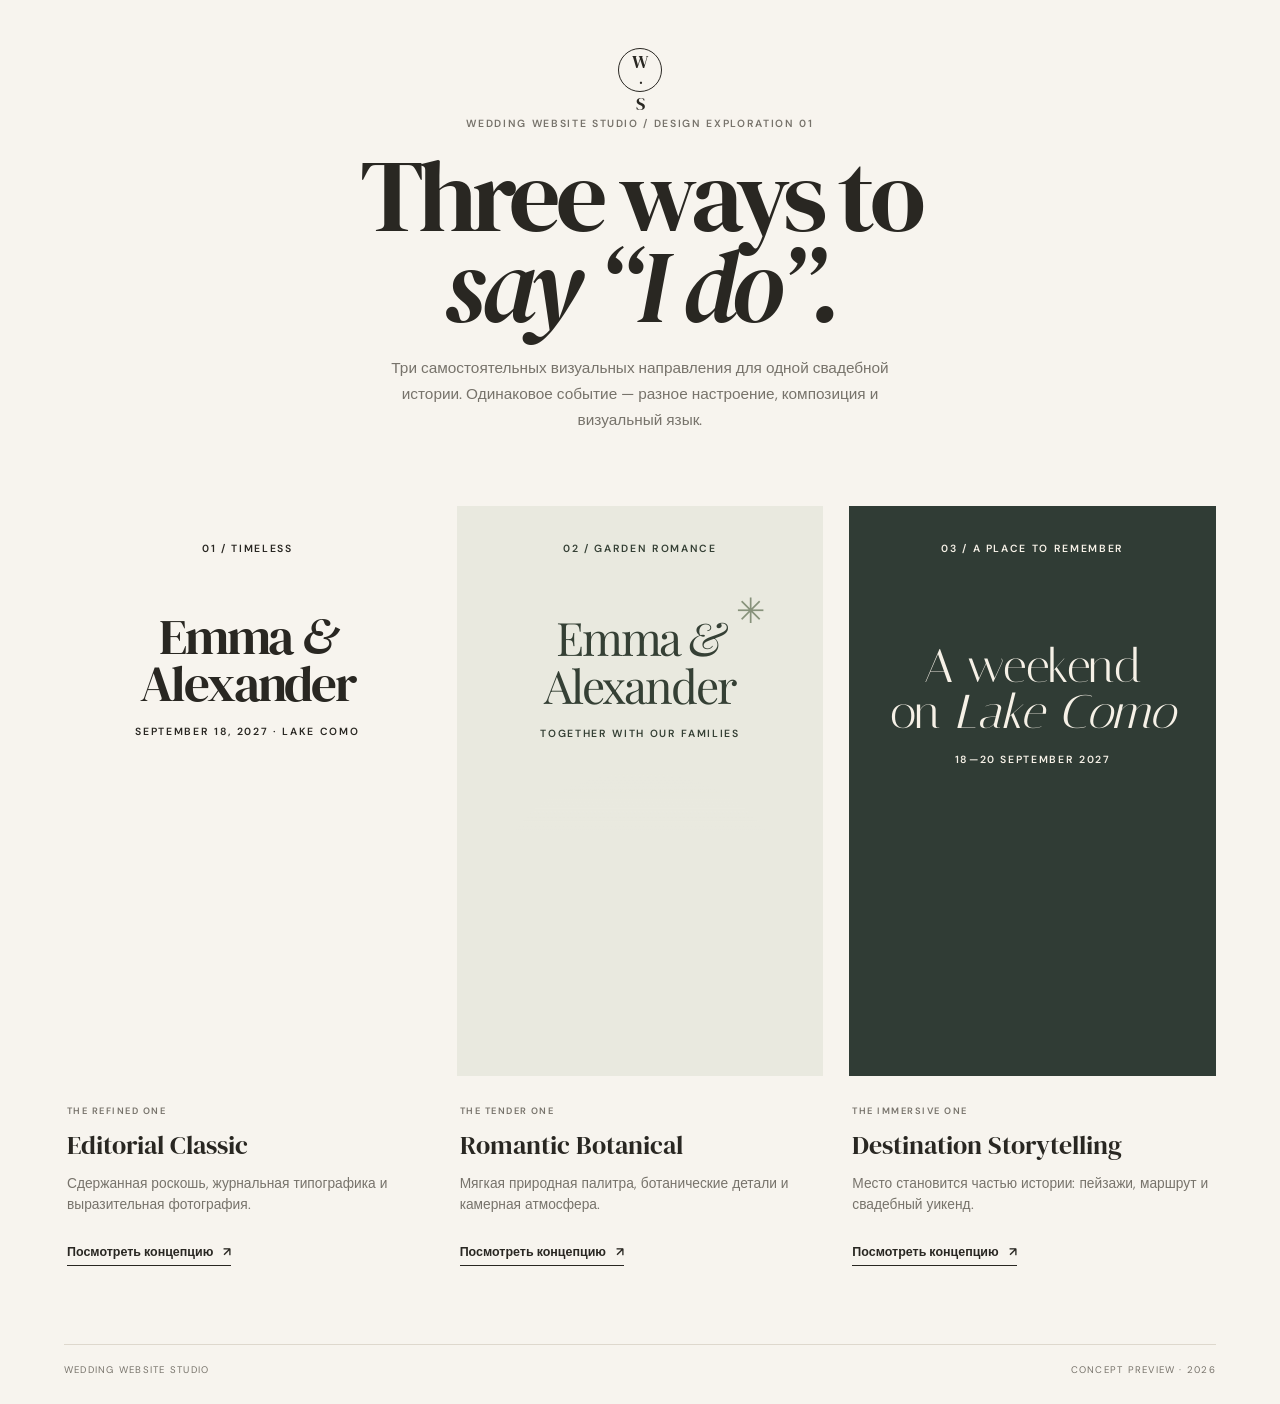
<file: index.html>
<!doctype html>
<html lang="ru">
<head>
  <meta charset="utf-8">
  <meta name="viewport" content="width=device-width, initial-scale=1">
  <meta name="description" content="Три оригинальных визуальных направления для свадебных сайтов Wedding Website Studio.">
  <title>Wedding Website Studio — Art Directions</title>
  <link rel="preconnect" href="https://fonts.googleapis.com">
  <link rel="preconnect" href="https://fonts.gstatic.com" crossorigin>
  <link href="https://fonts.googleapis.com/css2?family=DM+Sans:wght@400;500;600&family=DM+Serif+Display:ital@0;1&family=Italiana&family=Playfair+Display:ital,wght@0,400;0,500;1,400&display=swap" rel="stylesheet">
  <link rel="stylesheet" href="styles.css">
</head>
<body class="gallery-page">
  <main class="gallery-shell">
    <header class="gallery-header">
      <a class="studio-mark" href="https://github.com/MegaRostBLR1/Wedding-Website-Demos" aria-label="Wedding Website Studio">W<span>·</span>S</a>
      <p class="eyebrow">WEDDING WEBSITE STUDIO / DESIGN EXPLORATION 01</p>
      <h1>Three ways to<br><em>say “I do”.</em></h1>
      <p class="gallery-intro">Три самостоятельных визуальных направления для одной свадебной истории. Одинаковое событие — разное настроение, композиция и визуальный язык.</p>
    </header>

    <section class="direction-grid" aria-label="Визуальные направления">
      <article class="direction-card direction-card--editorial">
        <a class="direction-preview" href="editorial-classic.html" aria-label="Открыть Editorial Classic">
          <span class="preview-tag">01 / TIMELESS</span>
          <span class="preview-names">Emma <i>&</i><br>Alexander</span>
          <span class="preview-date">SEPTEMBER 18, 2027 · LAKE COMO</span>
          <span class="preview-image"></span>
        </a>
        <div class="direction-meta">
          <div><span class="eyebrow">THE REFINED ONE</span><h2>Editorial Classic</h2></div>
          <p>Сдержанная роскошь, журнальная типографика и выразительная фотография.</p>
          <a class="text-link" href="editorial-classic.html">Посмотреть концепцию <span aria-hidden="true">↗</span></a>
        </div>
      </article>

      <article class="direction-card direction-card--botanical">
        <a class="direction-preview" href="romantic-botanical.html" aria-label="Открыть Romantic Botanical">
          <span class="botanical-ornament" aria-hidden="true">✳</span>
          <span class="preview-tag">02 / GARDEN ROMANCE</span>
          <span class="preview-names">Emma <i>&</i> Alexander</span>
          <span class="preview-date">TOGETHER WITH OUR FAMILIES</span>
          <span class="preview-image"></span>
        </a>
        <div class="direction-meta">
          <div><span class="eyebrow">THE TENDER ONE</span><h2>Romantic Botanical</h2></div>
          <p>Мягкая природная палитра, ботанические детали и камерная атмосфера.</p>
          <a class="text-link" href="romantic-botanical.html">Посмотреть концепцию <span aria-hidden="true">↗</span></a>
        </div>
      </article>

      <article class="direction-card direction-card--destination">
        <a class="direction-preview" href="destination-storytelling.html" aria-label="Открыть Destination Storytelling">
          <span class="preview-tag">03 / A PLACE TO REMEMBER</span>
          <span class="preview-names">A weekend<br>on <i>Lake Como</i></span>
          <span class="preview-date">18—20 SEPTEMBER 2027</span>
          <span class="preview-image"></span>
        </a>
        <div class="direction-meta">
          <div><span class="eyebrow">THE IMMERSIVE ONE</span><h2>Destination Storytelling</h2></div>
          <p>Место становится частью истории: пейзажи, маршрут и свадебный уикенд.</p>
          <a class="text-link" href="destination-storytelling.html">Посмотреть концепцию <span aria-hidden="true">↗</span></a>
        </div>
      </article>
    </section>

    <footer class="gallery-footer">
      <span>WEDDING WEBSITE STUDIO</span>
      <span>CONCEPT PREVIEW · 2026</span>
    </footer>
  </main>
</body>
</html>
</file>
<file: styles.css>
:root{color-scheme:light;--ink:#292722;--muted:#77736b;--line:#ded8cd;--paper:#f7f4ee;--white:#fffdf9;--serif:"DM Serif Display",Georgia,serif;--sans:"DM Sans",Arial,sans-serif;--italiana:"Italiana",Georgia,serif;--playfair:"Playfair Display",Georgia,serif}
*{box-sizing:border-box}
html{scroll-behavior:smooth}
body{margin:0;font-family:var(--sans);color:var(--ink);background:var(--paper);-webkit-font-smoothing:antialiased}
a{color:inherit}
img{display:block;max-width:100%}
.eyebrow,.preview-tag,.preview-date,.site-nav,.meta-label{font-size:.65rem;letter-spacing:.16em;font-weight:600}
.gallery-shell{max-width:1440px;margin:auto;padding:48px clamp(22px,5vw,76px) 28px}
.gallery-header{max-width:760px;margin:0 auto 72px;text-align:center}
.studio-mark{display:inline-grid;place-items:center;width:44px;height:44px;border:1px solid currentColor;border-radius:50%;text-decoration:none;font:1.15rem var(--serif);letter-spacing:-.08em}
.studio-mark span{font-size:.7em}
.gallery-header>.eyebrow{margin:25px 0 20px;color:var(--muted)}
.gallery-header h1{margin:0;font:clamp(3.6rem,8vw,7.5rem)/.88 var(--serif);letter-spacing:-.055em}
.gallery-header h1 em{font-weight:400}
.gallery-intro{max-width:520px;margin:25px auto 0;color:var(--muted);font-size:.96rem;line-height:1.7}
.direction-grid{display:grid;grid-template-columns:repeat(3,minmax(0,1fr));gap:26px}
.direction-card{min-width:0}
.direction-preview{position:relative;display:flex;min-height:570px;overflow:hidden;flex-direction:column;align-items:center;justify-content:flex-start;text-align:center;text-decoration:none;padding:36px 22px 24px}
.direction-preview:focus-visible,.text-link:focus-visible,.site-nav a:focus-visible,.button:focus-visible{outline:3px solid currentColor;outline-offset:4px}
.preview-tag,.preview-date{position:relative;z-index:2}
.preview-names{position:relative;z-index:2;margin-top:58px;font:clamp(2.5rem,4vw,4.2rem)/.92 var(--serif);letter-spacing:-.045em}
.preview-names i{font-weight:400}
.preview-date{margin-top:18px}
.preview-image{position:absolute;inset:42% 0 0;background-size:cover;background-position:center;transition:transform .7s ease}
.direction-preview:hover .preview-image{transform:scale(1.035)}
.direction-card--editorial .direction-preview{background:#f7f4ee;color:#292722}
.direction-card--editorial .preview-image{background-image:linear-gradient(180deg,#f7f4ee 0%,transparent 24%),url("https://images.unsplash.com/photo-1519741497674-611481863552?auto=format&fit=crop&w=1000&q=85");background-position:center 45%}
.direction-card--botanical .direction-preview{background:#e9e9df;color:#354035}
.direction-card--botanical .preview-names{font:clamp(2.5rem,3.6vw,3.7rem)/1.05 var(--playfair)}
.direction-card--botanical .preview-image{inset:47% 9% 6%;border-radius:48% 48% 3px 3px;background-image:linear-gradient(180deg,#e9e9df 0%,transparent 22%),url("https://images.unsplash.com/photo-1519225421980-888cb8e9cbd3?auto=format&fit=crop&w=1000&q=85");background-position:center}
.botanical-ornament{position:absolute;top:82px;right:16%;font-size:2.2rem;color:#87927b}
.direction-card--destination .direction-preview{background:#303c35;color:#f6f1e7}
.direction-card--destination .preview-names{margin-top:88px;font:clamp(2.5rem,3.7vw,4rem)/.98 var(--italiana);letter-spacing:0}
.direction-card--destination .preview-image{inset:43% 0 0;background-image:linear-gradient(180deg,#303c35 0%,transparent 26%),url("https://images.unsplash.com/photo-1516483638261-f4dbaf036963?auto=format&fit=crop&w=1000&q=85");background-position:center 50%}
.direction-meta{padding:22px 3px 0}
.direction-meta .eyebrow{color:var(--muted);font-size:.58rem}
.direction-meta h2{font:1.65rem var(--serif);margin:8px 0 10px}
.direction-meta p{min-height:52px;color:var(--muted);font-size:.86rem;line-height:1.55;margin:0 0 15px}
.text-link{display:inline-flex;gap:10px;align-items:center;text-decoration:none;border-bottom:1px solid currentColor;padding-bottom:5px;font-size:.78rem;font-weight:600}
.gallery-footer{display:flex;justify-content:space-between;border-top:1px solid var(--line);margin-top:78px;padding-top:18px;color:var(--muted);font-size:.6rem;letter-spacing:.13em}
.demo-page{--page-bg:#f7f4ee;--page-ink:#25231f;--page-muted:#77736b;--page-accent:#a58c68;--page-line:#ded8cd;--page-serif:var(--serif);--page-sans:var(--sans);background:var(--page-bg);color:var(--page-ink)}
.demo-page.botanical{--page-bg:#f6f3ec;--page-ink:#34352f;--page-muted:#77786d;--page-accent:#87927b;--page-line:#e1ddd2;--page-serif:var(--playfair)}
.demo-page.destination{--page-bg:#f3f0e8;--page-ink:#292b27;--page-muted:#74756d;--page-accent:#667766;--page-line:#d9d5ca;--page-serif:var(--italiana)}
.demo-shell{max-width:1440px;margin:auto;overflow:hidden;background:var(--page-bg)}
.demo-topbar{display:flex;align-items:center;justify-content:space-between;padding:24px clamp(22px,6vw,88px);font-size:.65rem;letter-spacing:.14em}
.demo-logo{font:1.35rem var(--page-serif);text-decoration:none}
.demo-nav{display:flex;gap:clamp(14px,2.5vw,34px)}
.demo-nav a{text-decoration:none;color:var(--page-muted);font-size:.62rem;letter-spacing:.1em}
.demo-nav a:hover{color:var(--page-ink)}
.demo-hero{position:relative;min-height:700px;display:grid;place-items:center;text-align:center;padding:90px 24px 100px;isolation:isolate}
.demo-hero:before{content:"";position:absolute;z-index:-1;inset:0;background-size:cover;background-position:center;opacity:.28}
.editorial .demo-hero:before{background-image:linear-gradient(90deg,rgba(247,244,238,.74),rgba(247,244,238,.2)),url("https://images.unsplash.com/photo-1519741497674-611481863552?auto=format&fit=crop&w=2000&q=90")}
.botanical .demo-hero:before{background-image:linear-gradient(90deg,rgba(246,243,236,.72),rgba(246,243,236,.3)),url("https://images.unsplash.com/photo-1519225421980-888cb8e9cbd3?auto=format&fit=crop&w=2000&q=90")}
.destination .demo-hero:before{background-image:linear-gradient(90deg,rgba(33,45,37,.72),rgba(33,45,37,.28)),url("https://images.unsplash.com/photo-1516483638261-f4dbaf036963?auto=format&fit=crop&w=2000&q=90")}
.hero-copy{max-width:900px}
.hero-kicker{font-size:.67rem;letter-spacing:.22em}
.hero-title{font:clamp(4.3rem,10vw,9rem)/.86 var(--page-serif);letter-spacing:-.055em;margin:26px 0 22px;font-weight:400}
.hero-title em{font-weight:400}
.hero-subtitle{font-size:.8rem;letter-spacing:.16em}
.hero-date{margin-top:38px;font-size:.7rem;letter-spacing:.17em}
.hero-cta{display:inline-flex;margin-top:34px;padding:14px 23px;border:1px solid currentColor;text-decoration:none;font-size:.68rem;letter-spacing:.12em;text-transform:uppercase;transition:background .2s,color .2s}
.hero-cta:hover{background:var(--page-ink);color:var(--page-bg)}
.destination .demo-hero{color:#f6f1e7}
.destination .hero-cta:hover{background:#f6f1e7;color:#303c35}
.intro-block{max-width:760px;margin:0 auto;padding:105px 24px;text-align:center}
.section-kicker{font-size:.62rem;letter-spacing:.2em;color:var(--page-accent)}
.intro-block h2,.section-heading{font:clamp(2.5rem,5vw,4.5rem)/1 var(--page-serif);font-weight:400;letter-spacing:-.035em;margin:18px 0}
.intro-block p{max-width:560px;margin:0 auto;color:var(--page-muted);font-size:.95rem;line-height:1.8}
.details-strip{display:grid;grid-template-columns:repeat(3,1fr);border-top:1px solid var(--page-line);border-bottom:1px solid var(--page-line);margin:0 clamp(22px,8vw,120px)}
.detail-item{text-align:center;padding:30px 12px}
.detail-item+.detail-item{border-left:1px solid var(--page-line)}
.detail-item strong{display:block;font:1.35rem var(--page-serif);font-weight:400;margin-bottom:7px}
.detail-item span{color:var(--page-muted);font-size:.61rem;letter-spacing:.13em}
.story-section{display:grid;grid-template-columns:1fr 1fr;gap:clamp(35px,7vw,110px);align-items:center;padding:120px clamp(24px,10vw,150px)}
.story-image{width:100%;height:560px;object-fit:cover}
.story-copy .section-heading{margin-top:12px}
.story-copy p{color:var(--page-muted);font-size:.9rem;line-height:1.8}
.schedule-section{padding:105px clamp(22px,8vw,120px);background:rgba(255,255,255,.32);text-align:center}
.schedule-grid{display:grid;grid-template-columns:repeat(3,1fr);gap:18px;margin-top:48px;text-align:left}
.schedule-card{padding:30px 25px;border:1px solid var(--page-line);min-height:210px}
.schedule-card .day{font-size:.62rem;letter-spacing:.17em;color:var(--page-accent)}
.schedule-card h3{font:1.65rem var(--page-serif);font-weight:400;margin:20px 0 12px}
.schedule-card p{font-size:.8rem;line-height:1.7;color:var(--page-muted);margin:0}
.rsvp-section{padding:110px 24px;text-align:center}
.rsvp-section p{color:var(--page-muted);font-size:.9rem}
.rsvp-button{display:inline-block;margin-top:22px;padding:15px 28px;background:var(--page-ink);color:var(--page-bg);text-decoration:none;font-size:.68rem;letter-spacing:.13em;text-transform:uppercase}
.demo-footer{display:flex;justify-content:space-between;padding:25px clamp(22px,6vw,88px);border-top:1px solid var(--page-line);color:var(--page-muted);font-size:.62rem;letter-spacing:.12em}
.botanical .demo-hero{min-height:730px}
.botanical .hero-title{font-size:clamp(4rem,9vw,8rem)}
.botanical .hero-cta{border-radius:40px}
.botanical .story-image{border-radius:48% 48% 3px 3px}
.botanical .schedule-card{border-radius:90px 90px 3px 3px;padding-top:52px}
.destination .demo-hero{min-height:760px}
.destination .intro-block{max-width:850px}
.destination .story-section{background:#e8e6dc}
.destination .story-image{height:620px}
.destination .schedule-section{background:#303c35;color:#f6f1e7}
.destination .schedule-section .section-kicker,.destination .schedule-card .day{color:#c9b18f}
.destination .schedule-card{border-color:rgba(246,241,231,.25)}
.destination .schedule-card p{color:rgba(246,241,231,.75)}
.destination .schedule-section .section-heading{color:#f6f1e7}
@media(max-width:900px){.direction-grid{grid-template-columns:1fr 1fr}.direction-preview{min-height:520px}.direction-card:last-child{grid-column:1/-1}.direction-card:last-child .direction-preview{min-height:480px}.story-section{padding:85px 7vw;gap:35px}.story-image{height:450px}}
@media(max-width:640px){.gallery-shell{padding-top:28px}.gallery-header{margin-bottom:42px}.gallery-header h1{font-size:3.7rem}.direction-grid{grid-template-columns:1fr;gap:38px}.direction-card:last-child{grid-column:auto}.direction-preview,.direction-card:last-child .direction-preview{min-height:520px}.preview-names{font-size:3.5rem}.direction-meta p{min-height:0}.gallery-footer{margin-top:55px;font-size:.52rem}.demo-topbar{padding:18px 20px}.demo-nav{gap:12px}.demo-nav a{font-size:.52rem;letter-spacing:.04em}.demo-hero,.botanical .demo-hero,.destination .demo-hero{min-height:650px;padding:80px 20px}.hero-title{font-size:4.2rem}.hero-subtitle{font-size:.65rem}.hero-date{font-size:.62rem}.intro-block{padding:75px 24px}.details-strip{margin:0 18px}.detail-item{padding:22px 5px}.detail-item strong{font-size:1.05rem}.detail-item span{font-size:.5rem;letter-spacing:.08em}.story-section{grid-template-columns:1fr;padding:75px 24px;gap:28px}.story-image,.destination .story-image{height:390px;order:0}.story-copy{order:1}.schedule-section{padding:75px 22px}.schedule-grid{grid-template-columns:1fr;gap:12px;margin-top:32px}.schedule-card{min-height:0;padding:25px}.botanical .schedule-card{padding:38px 25px 25px}.rsvp-section{padding:80px 22px}.demo-footer{padding:20px;font-size:.52rem}.demo-nav a:nth-child(2){display:none}}
@media(prefers-reduced-motion:reduce){html{scroll-behavior:auto}*,*::before,*::after{transition-duration:.01ms!important;animation-duration:.01ms!important;animation-iteration-count:1!important}}
</file>
